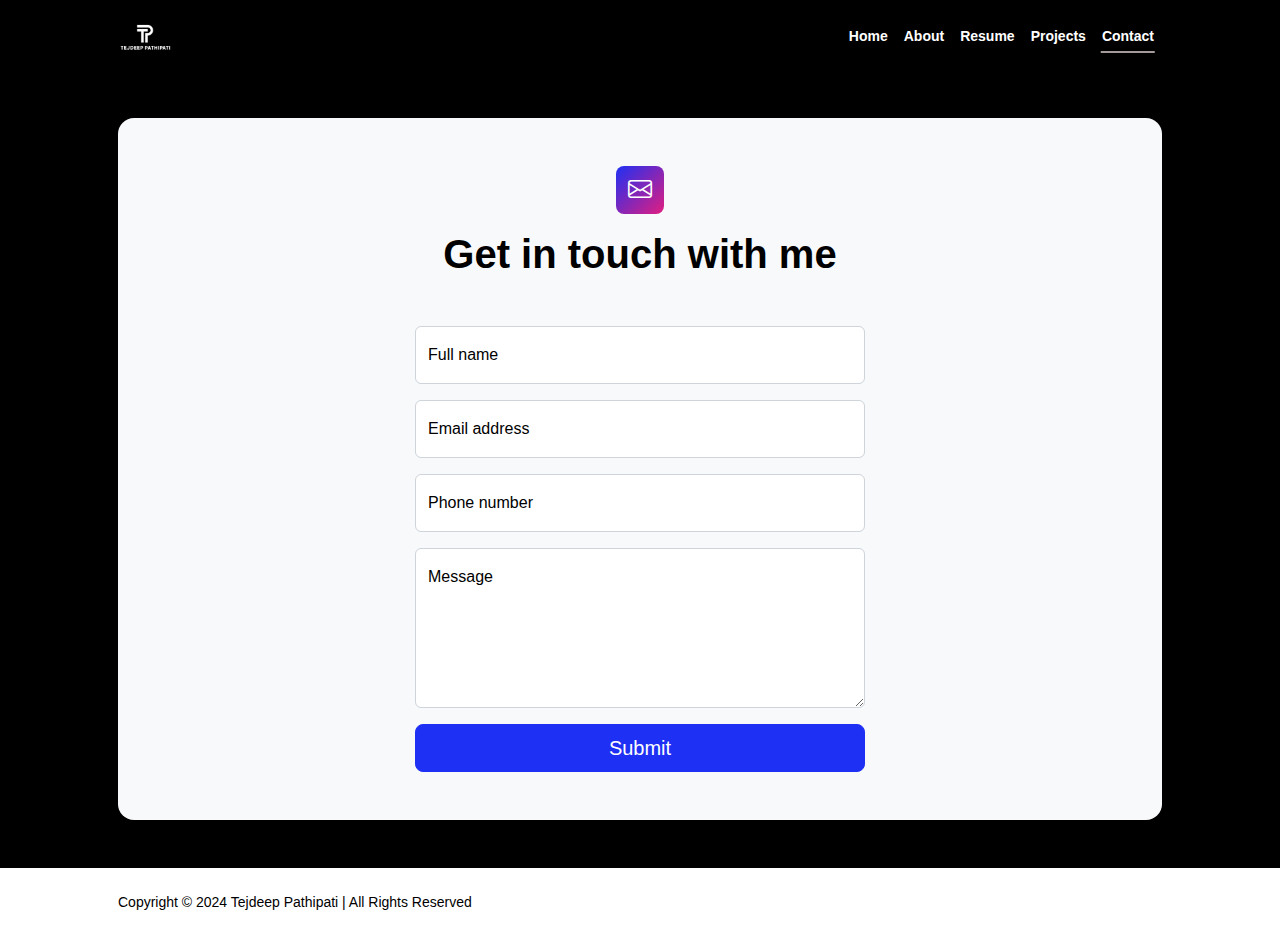
<file: Contact.html>
<!DOCTYPE html>
<html lang="en">
<head>
    <meta charset="utf-8" />
    <meta name="viewport" content="width=device-width, initial-scale=1, shrink-to-fit=no" />
    <meta name="description" content />
    <meta name="author" content />
    <title>Contact - Tejdeep Pathipati </title>
    <link rel="icon" type="image/x-icon" href="assets/logo.png" />
    <link rel="preconnect" href="https://fonts.googleapis.com" />
    <link rel="preconnect" href="https://fonts.gstatic.com" crossorigin />
    <link href="https://fonts.googleapis.com/css2?family=Poppins:wght@400;500;600;700;800&display=swap" rel="stylesheet">
    <link href="https://cdn.jsdelivr.net/npm/bootstrap-icons@1.8.1/font/bootstrap-icons.css" rel="stylesheet" />
    <link href="css/styles.css" rel="stylesheet" />
</head>
<body class="d-flex flex-column">
    <main class="flex-shrink-0">
        <!-- Navigation-->
        <nav class="navbar navbar-expand-lg fixed-top py-3">
            <div class="container px-5">
                <a class="navbar-brand" href="index.html"><img src="assets/file.png" alt="Brand Image" style="height: 30px;"></a>
                <button class="navbar-toggler" type="button" data-bs-toggle="collapse" data-bs-target="#navbarSupportedContent" aria-controls="navbarSupportedContent" aria-expanded="false" aria-label="Toggle navigation"><span class="navbar-toggler-icon"></span></button>
                <div class="collapse navbar-collapse" id="navbarSupportedContent">
                    <ul class="navbar-nav ms-auto mb-2 mb-lg-0 small fw-bolder">
                        <li class="nav-item"><a class="nav-link" href="index.html">Home</a></li>
                        <li class="nav-item"><a class="nav-link" href="index.html#about">About</a></li>
                        <li class="nav-item"><a class="nav-link" href="resume.html">Resume</a></li>
                        <li class="nav-item"><a class="nav-link" href="projects.html">Projects</a></li>
                        <li class="nav-item"><a class="nav-link active" href="contact.html">Contact</a></li>
                    </ul>
                </div>
            </div>
        </nav>            
        <!-- Page content-->
        <section class="py-5">
            <div class="container px-5">
                <!-- Contact form-->
                <div class="bg-light rounded-4 py-5 px-4 px-md-5">
                    <div class="text-center mb-5">
                        <div class="feature bg-primary bg-gradient-primary-to-secondary text-white rounded-3 mb-3"><i class="bi bi-envelope"></i></div>
                        <h1 class="fw-bolder">Get in touch with me</h1>
                    </div>
                    <div class="row gx-5 justify-content-center">
                        <div class="col-lg-8 col-xl-6">
                            <form id="contactForm">
                                <!-- Name input-->
                                <div class="form-floating mb-3">
                                    <input class="form-control" id="name" type="text" placeholder="Enter your name..." required />
                                    <label for="name">Full name</label>
                                    <div class="invalid-feedback">A name is required.</div>
                                </div>
                                <!-- Email address input-->
                                <div class="form-floating mb-3">
                                    <input class="form-control" id="email" type="email" placeholder="name@example.com" required />
                                    <label for="email">Email address</label>
                                    <div class="invalid-feedback">An email is required.</div>
                                </div>
                                <!-- Phone number input-->
                                <div class="form-floating mb-3">
                                    <input class="form-control" id="phone" type="tel" placeholder="(123) 456-7890" required />
                                    <label for="phone">Phone number</label>
                                    <div class="invalid-feedback">A phone number is required.</div>
                                </div>
                                <!-- Message input-->
                                <div class="form-floating mb-3">
                                    <textarea class="form-control" id="message" type="text" placeholder="Enter your message here..." style="height: 10rem" required></textarea>
                                    <label for="message">Message</label>
                                    <div class="invalid-feedback">A message is required.</div>
                                </div>
                                <!-- Submit success message-->
                                <div class="d-none" id="submitSuccessMessage">
                                    <div class="text-center mb-3">
                                        <div class="fw-bolder">Form submission successful!</div>
                                    </div>
                                </div>
                                <!-- Submit error message-->
                                <div class="d-none" id="submitErrorMessage"><div class="text-center text-danger mb-3">Error sending message!</div></div>
                                <!-- Submit Button-->
                                <div class="d-grid"><button class="btn btn-primary btn-lg" id="submitButton" type="submit">Submit</button></div>
                            </form>
                        </div>
                    </div>
                </div>
            </div>
        </section>
    </main>
    <!-- Footer-->
    <footer class="bg-white py-4 mt-auto">
        <div class="container px-5">
            <div class="row align-items-center justify-content-between flex-column flex-sm-row">
                <div class="col-auto"><div class="small m-0">Copyright &copy; 2024 Tejdeep Pathipati | All Rights Reserved </div></div>
            </div>
        </div>
    </footer>
    <script src="https://smtpjs.com/v3/smtp.js"></script>
    <!-- Bootstrap core JS-->
    <script src="https://cdn.jsdelivr.net/npm/bootstrap@5.2.3/dist/js/bootstrap.bundle.min.js"></script>
    <!-- Core theme JS-->
    <script src="js/scripts.js"></script>
    <!-- SMTP.js Integration for sending email -->
</body>
</html>
</file>
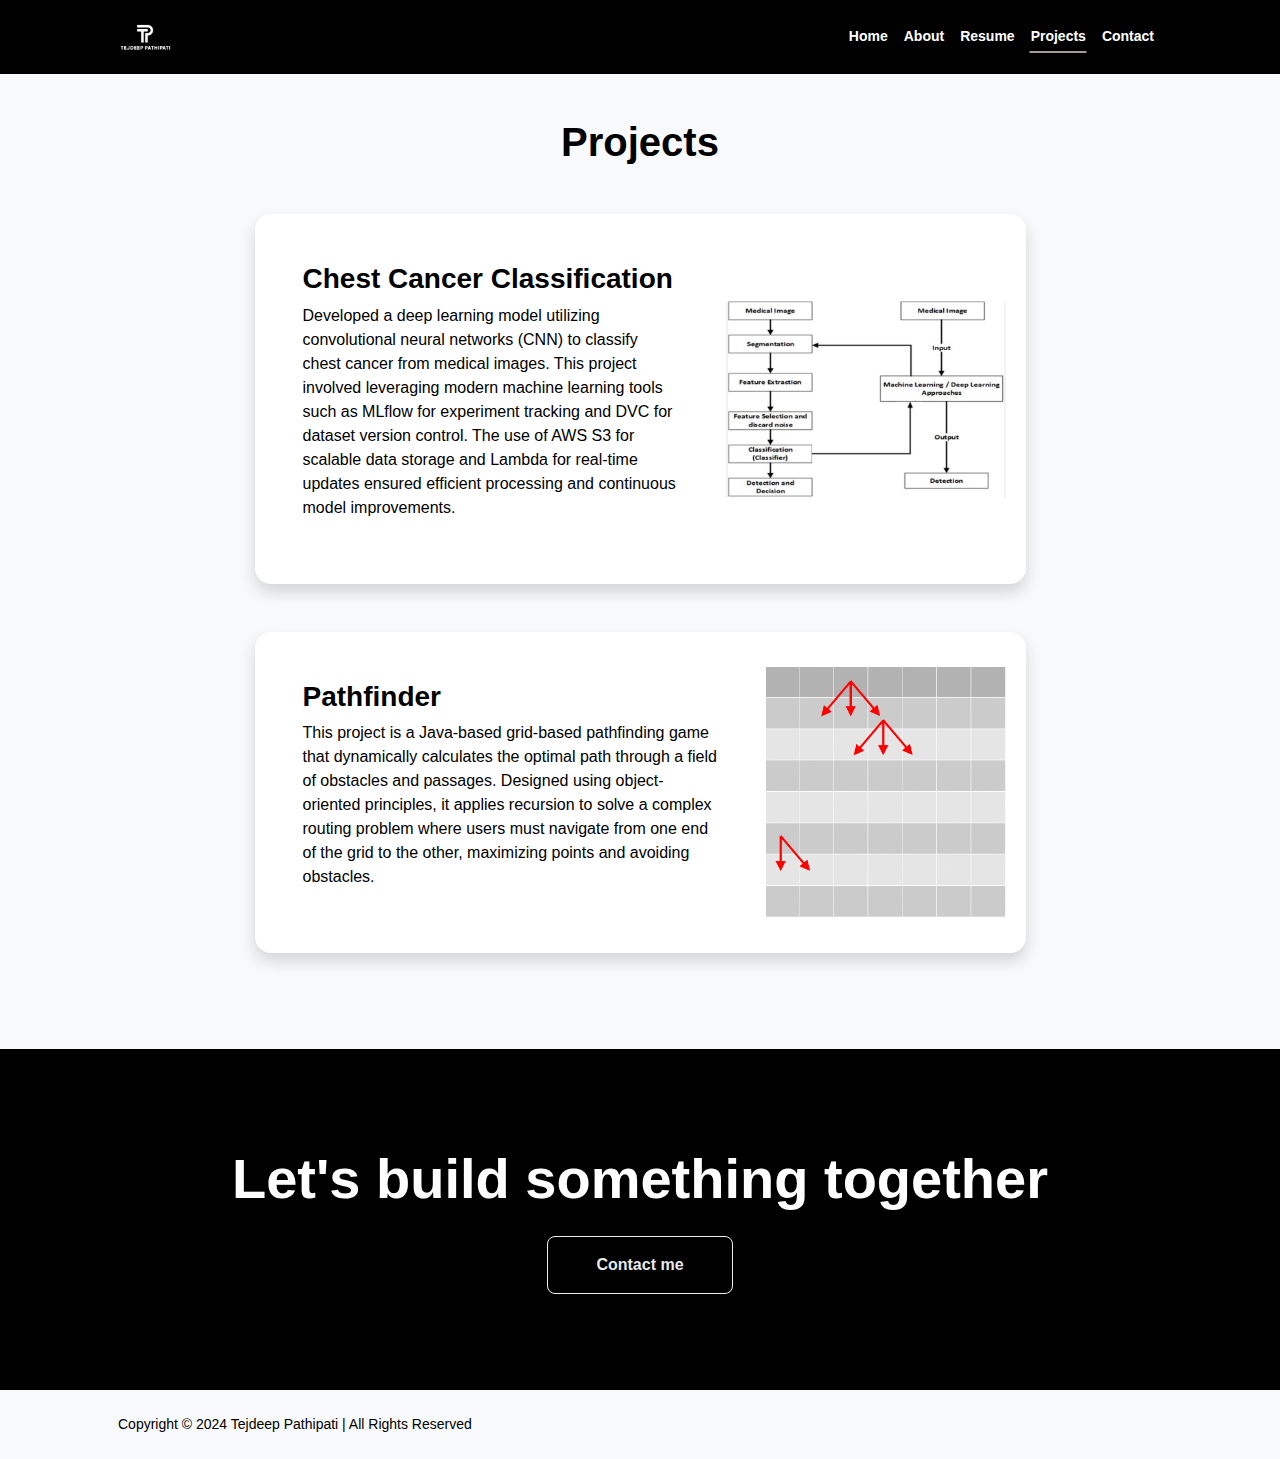
<file: projects.html>
<!DOCTYPE html>
<html lang="en">
    <head>
        <meta charset="utf-8" />
        <meta name="viewport" content="width=device-width, initial-scale=1, shrink-to-fit=no" />
        <meta name="description" content="" />
        <meta name="author" content="" />
        <title>Projects - Tejdeep Pathipati</title>
        <!-- Favicon-->
        <link rel="icon" type="image/x-icon" href="assets/logo.png" />
        <!-- Custom Google font-->
        <link rel="preconnect" href="https://fonts.googleapis.com" />
        <link rel="preconnect" href="https://fonts.gstatic.com" crossorigin />
        <link href="https://fonts.googleapis.com/css2?family=Plus+Jakarta+Sans:wght@100;200;300;400;500;600;700;800;900&amp;display=swap" rel="stylesheet" />
        <!-- Bootstrap icons-->
        <link href="https://cdn.jsdelivr.net/npm/bootstrap-icons@1.8.1/font/bootstrap-icons.css" rel="stylesheet" />
        <!-- Core theme CSS (includes Bootstrap)-->
        <link href="css/styles.css" rel="stylesheet" />
    </head>
    <body class="d-flex flex-column h-100 bg-light">
        <main class="flex-shrink-0">
            <!-- Navigation-->
            <nav class="navbar navbar-expand-lg fixed-top py-3">
                <div class="container px-5">
                    <a class="navbar-brand" href="index.html"><img src="assets/file.png" alt="Brand Image" style="height: 30px;"></a>
                    <button class="navbar-toggler" type="button" data-bs-toggle="collapse" data-bs-target="#navbarSupportedContent" aria-controls="navbarSupportedContent" aria-expanded="false" aria-label="Toggle navigation"><span class="navbar-toggler-icon"></span></button>
                    <div class="collapse navbar-collapse" id="navbarSupportedContent">
                        <ul class="navbar-nav ms-auto mb-2 mb-lg-0 small fw-bolder">
                            <li class="nav-item"><a class="nav-link" href="index.html">Home</a></li>
                            <li class="nav-item"><a class="nav-link" href="index.html#about">About</a></li>
                            <li class="nav-item"><a class="nav-link " href="resume.html">Resume</a></li>
                            <li class="nav-item"><a class="nav-link active" href="projects.html">Projects</a></li>
                            <li class="nav-item"><a class="nav-link" href="contact.html">Contact</a></li>
                        </ul>
                    </div>
                </div>
            </nav>              
            <!-- Projects Section-->
            <section class="py-5">
                <div class="container px-5 mb-5">
                    <div class="text-center mb-5">
                        <h1 class="display-6 fw-bolder mb-0"><span class="text-black">Projects</span></h1>
                    </div>
                    <div class="row gx-5 justify-content-center">
                        <div class="col-lg-11 col-xl-9 col-xxl-8">
                            <!-- Project Card 1-->
                            <div class="card overflow-hidden shadow rounded-4 border-0 mb-5">
                                <div class="card-body p-0">
                                    <div class="d-flex align-items-center">
                                        <div class="p-5">
                                            <h3 class="fw-bolder">Chest Cancer Classification</h3>
                                            <p>Developed a deep learning model utilizing convolutional neural networks (CNN) to classify chest cancer from medical images. This project involved leveraging modern machine learning tools such as MLflow for experiment tracking and DVC for dataset version control. The use of AWS S3 for scalable data storage and Lambda for real-time updates ensured efficient processing and continuous model improvements.</p>
                                        </div>
                                        <img class="img-fluid" src="assets/CCC.png" alt="Brand Image" style="height: 200px; margin-right: 20px;"/>
                                    </div>
                                </div>
                            </div>
                            <!-- Project Card 2-->
                            <div class="card overflow-hidden shadow rounded-4 border-0">
                                <div class="card-body p-0">
                                    <div class="d-flex align-items-center">
                                        <div class="p-5">
                                            <h3 class="fw-bolder">Pathfinder </h3>
                                            <p>This project is a Java-based grid-based pathfinding game that dynamically calculates the optimal path through a field of obstacles and passages. Designed using object-oriented principles, it applies recursion to solve a complex routing problem where users must navigate from one end of the grid to the other, maximizing points and avoiding obstacles.</p>
                                        </div>
                                        <img class="img-fluid" src="assets/Football.png"alt="Brand Image" style="height: 250px; margin-right: 20px;" />
                                    </div>
                                </div>
                            </div>
                        </div>
                    </div>
                </div>
            </section>
            <!-- Call to action section-->
            <section class="py-5 bg-black text-white">
                <!-- <section class= "navbar navbar-expand-lg py-3">-->
                <div class="container px-5 my-5">
                    <div class="text-center">
                        <h2 class="display-4 fw-bolder mb-4">Let's build something together</h2>
                        <a class="btn btn-outline-light btn-lg px-5 py-3 fs-6 fw-bolder" href="contact.html">Contact me</a>
                    </div>
                </div>
            </section>
        </main>
        <!-- Footer-->
        <footer class="bg-light py-4 mt-auto">
            <div class="container px-5">
                <div class="row align-items-center justify-content-between flex-column flex-sm-row">
                    <div class="col-auto"><div class="small m-0">Copyright &copy; 2024 Tejdeep Pathipati | All Rights Reserved </div></div>
                </div>
            </div>
        </footer>
        <!-- Bootstrap core JS-->
        <script src="https://cdn.jsdelivr.net/npm/bootstrap@5.2.3/dist/js/bootstrap.bundle.min.js"></script>
        <!-- Core theme JS-->
        <script src="js/scripts.js"></script>
    </body>
</html>
</file>
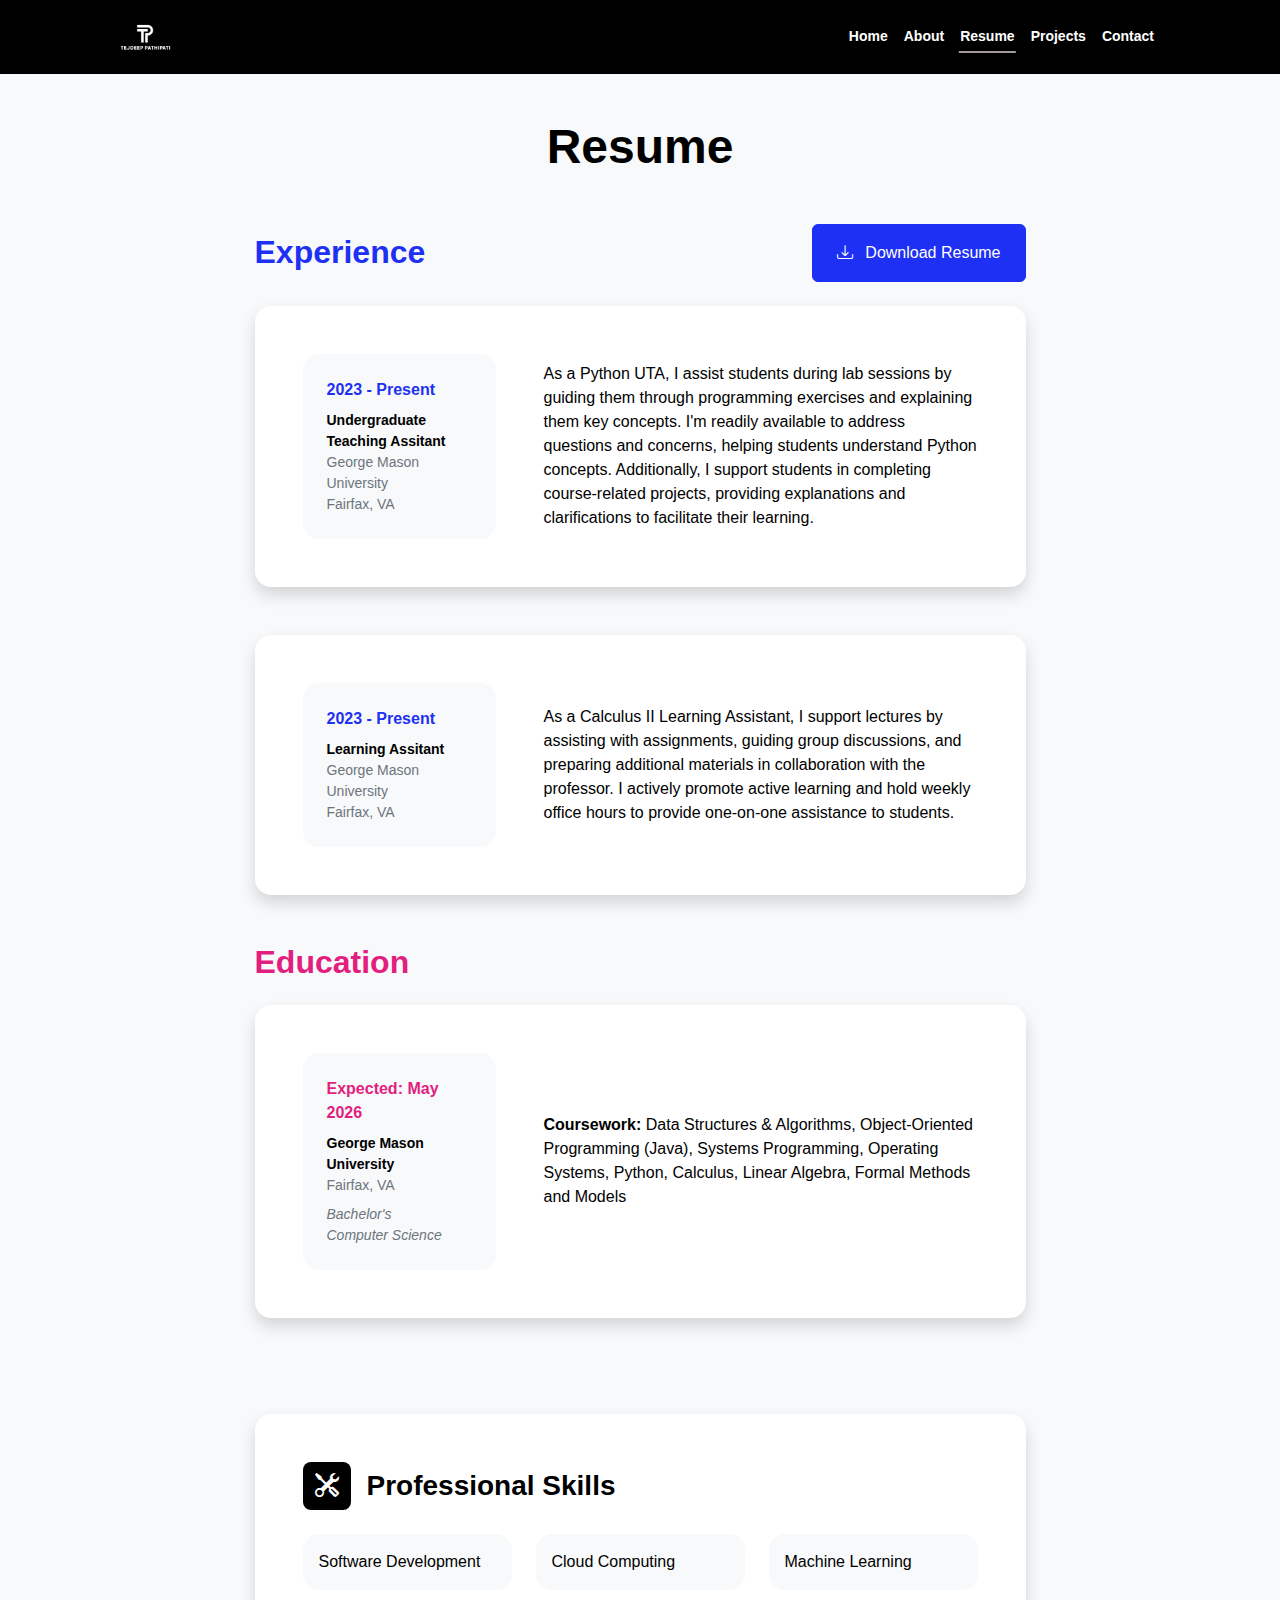
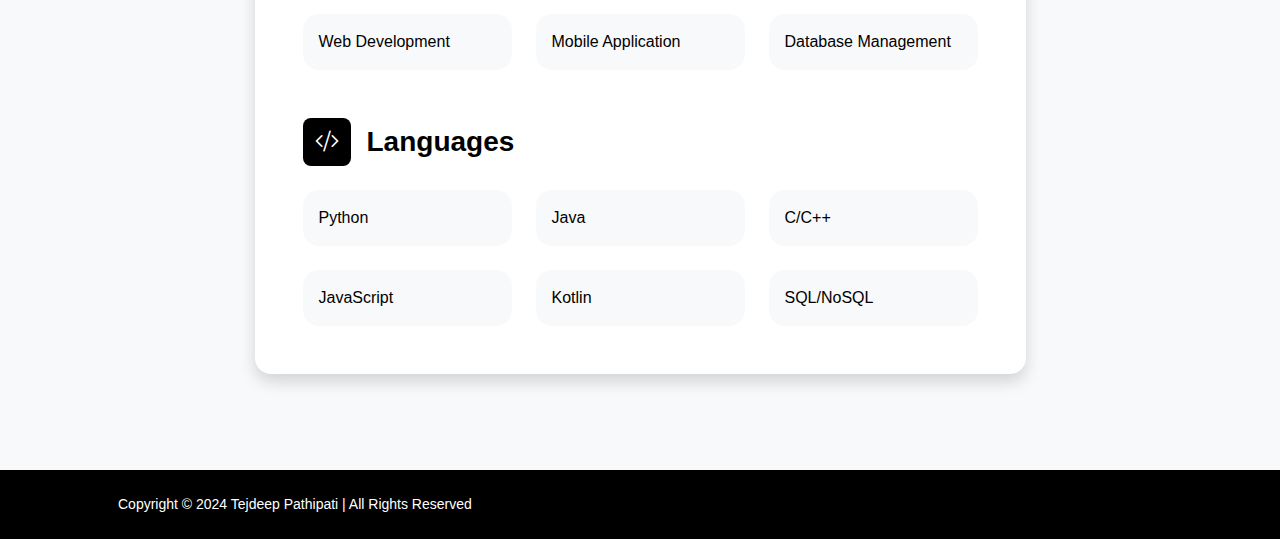
<file: resume.html>
<!DOCTYPE html>
<html lang="en">
    <head>
        <meta charset="utf-8" />
        <meta name="viewport" content="width=device-width, initial-scale=1, shrink-to-fit=no" />
        <meta name="description" content="" />
        <meta name="author" content="" />
        <title>Resume - Tejdeep Pathipati </title>
        <!-- Favicon-->
        <link rel="icon" type="image/x-icon" href="assets/logo.png" />
        <!-- Custom Google font-->
        <link rel="preconnect" href="https://fonts.googleapis.com" />
        <link rel="preconnect" href="https://fonts.gstatic.com" crossorigin />
        <link href="https://fonts.googleapis.com/css2?family=Plus+Jakarta+Sans:wght@100;200;300;400;500;600;700;800;900&amp;display=swap" rel="stylesheet" />
        <!-- Bootstrap icons-->
        <link href="https://cdn.jsdelivr.net/npm/bootstrap-icons@1.8.1/font/bootstrap-icons.css" rel="stylesheet" />
        <!-- Core theme CSS (includes Bootstrap)-->
        <link href="css/styles.css" rel="stylesheet" />
    </head>
    <body class="d-flex flex-column h-100 bg-light">
        <main class="flex-shrink-0">
            <!-- Navigation-->
            <nav class="navbar navbar-expand-lg fixed-top py-3">
                <div class="container px-5">
                    <a class="navbar-brand" href="index.html"><img src="assets/file.png" alt="Brand Image" style="height: 30px;"></a>
                    <button class="navbar-toggler" type="button" data-bs-toggle="collapse" data-bs-target="#navbarSupportedContent" aria-controls="navbarSupportedContent" aria-expanded="false" aria-label="Toggle navigation"><span class="navbar-toggler-icon"></span></button>
                    <div class="collapse navbar-collapse" id="navbarSupportedContent">
                        <ul class="navbar-nav ms-auto mb-2 mb-lg-0 small fw-bolder">
                            <li class="nav-item"><a class="nav-link" href="index.html">Home</a></li>
                            <li class="nav-item"><a class="nav-link" href="index.html#about">About</a></li>
                            <li class="nav-item"><a class="nav-link active" href="resume.html">Resume</a></li>
                            <li class="nav-item"><a class="nav-link" href="projects.html">Projects</a></li>
                            <li class="nav-item"><a class="nav-link" href="contact.html">Contact</a></li>
                        </ul>
                    </div>
                </div>
            </nav>                        
            <!-- Page Content-->
            <div class="container px-5 my-5">
                <div class="text-center mb-5">
                    <h1 class="display-5 fw-bolder mb-0"><span style="font-family: 'Montserrat', sans-serif;">Resume</span></h1>
                </div>
                <div class="row gx-5 justify-content-center">
                    <div class="col-lg-11 col-xl-9 col-xxl-8">
                        <!-- Experience Section-->
                        <section>
                            <div class="d-flex align-items-center justify-content-between mb-4">
                                <h2 class="text-primary fw-bolder mb-0">Experience</h2>
                                <!-- Download resume button-->
                                <!-- Note: Set the link href target to a PDF file within your project-->
                                <a class="btn btn-primary px-4 py-3" href="https://acrobat.adobe.com/id/urn:aaid:sc:va6c2:979e2f4a-f24c-41f3-839c-81c7d5cdbb4f" download>
                                    <div class="d-inline-block bi bi-download me-2"></div>
                                    Download Resume
                                </a>
                                
                            </div>
                            <!-- Experience Card 1-->
                            <div class="card shadow border-0 rounded-4 mb-5">
                                <div class="card-body p-5">
                                    <div class="row align-items-center gx-5">
                                        <div class="col text-center text-lg-start mb-4 mb-lg-0">
                                            <div class="bg-light p-4 rounded-4">
                                                <div class="text-primary fw-bolder mb-2">2023 - Present</div>
                                                <div class="small fw-bolder">Undergraduate Teaching Assitant</div>
                                                <div class="small text-muted">George Mason University</div>
                                                <div class="small text-muted">Fairfax, VA</div>
                                            </div>
                                        </div>
                                        <div class="col-lg-8"><div>As a Python UTA, I assist students during lab sessions by guiding them through programming exercises and explaining them key concepts. I'm readily available to address questions and concerns, helping students understand Python concepts. Additionally, I support students in completing course-related projects, providing explanations and clarifications to facilitate their learning.</div></div>
                                    </div>
                                </div>
                            </div>
                            <!-- Experience Card 2-->
                            <div class="card shadow border-0 rounded-4 mb-5">
                                <div class="card-body p-5">
                                    <div class="row align-items-center gx-5">
                                        <div class="col text-center text-lg-start mb-4 mb-lg-0">
                                            <div class="bg-light p-4 rounded-4">
                                                <div class="text-primary fw-bolder mb-2">2023 - Present</div>
                                                <div class="small fw-bolder">Learning Assitant</div>
                                                <div class="small text-muted">George Mason University</div>
                                                <div class="small text-muted">Fairfax, VA</div>
                                            </div>
                                        </div>
                                        <div class="col-lg-8"><div>As a Calculus II Learning Assistant, I support lectures by assisting with assignments, guiding group discussions, and preparing additional materials in collaboration with the professor. I actively promote active learning and hold weekly office hours to provide one-on-one assistance to students.</div></div>
                                    </div>
                                </div>
                            </div>
                        </section>
                        <!-- Education Section-->
                        <section>
                            <h2 class="text-secondary fw-bolder mb-4">Education</h2>
                            <!-- Education Card 1-->
                            <div class="card shadow border-0 rounded-4 mb-5">
                                <div class="card-body p-5">
                                    <div class="row align-items-center gx-5">
                                        <div class="col text-center text-lg-start mb-4 mb-lg-0">
                                            <div class="bg-light p-4 rounded-4">
                                                <div class="text-secondary fw-bolder mb-2">Expected: May 2026</div>
                                                <div class="mb-2">
                                                    <div class="small fw-bolder">George Mason University</div>
                                                    <div class="small text-muted">Fairfax, VA</div>
                                                </div>
                                                <div class="fst-italic">
                                                    <div class="small text-muted">Bachelor's</div>
                                                    <div class="small text-muted">Computer Science</div>
                                                </div>
                                            </div>
                                        </div>
                                        <div class="col-lg-8"><div><strong>Coursework:</strong> Data Structures & Algorithms, Object-Oriented Programming (Java), Systems Programming, Operating Systems, Python, Calculus, Linear Algebra, Formal Methods and Models</div></div>
                                    </div>
                                </div>
                            </div>
                        <!-- Divider-->
                        <div class="pb-5"></div>
                        <!-- Skills Section-->
                        <section>
                            <!-- Skillset Card-->
                            <div class="card shadow border-0 rounded-4 mb-5">
                                <div class="card-body p-5">
                                    <!-- Professional skills list-->
                                    <div class="mb-5">
                                        <div class="d-flex align-items-center mb-4">
                                            <div class="feature bg-primary bg-black text-white rounded-3 me-3"><i class="bi bi-tools"></i></div>
                                            <h3 class="fw-bolder mb-0"><span class="text-black d-inline">Professional Skills</span></h3>
                                        </div>
                                        <div class="row row-cols-1 row-cols-md-3 mb-4">
                                            <div class="col mb-4 mb-md-0"><div class="d-flex align-items-center bg-light rounded-4 p-3 h-100">Software Development</div></div>
                                            <div class="col mb-4 mb-md-0"><div class="d-flex align-items-center bg-light rounded-4 p-3 h-100">Cloud Computing</div></div>
                                            <div class="col mb-4 mb-md-0"><div class="d-flex align-items-center bg-light rounded-4 p-3 h-100">Machine Learning</div></div>

                                        </div>
                                        <div class="row row-cols-1 row-cols-md-3">
                                            <div class="col"><div class="d-flex align-items-center bg-light rounded-4 p-3 h-100">Web Development</div></div>
                                            <div class="col mb-4 mb-md-0"><div class="d-flex align-items-center bg-light rounded-4 p-3 h-100">Mobile Application</div></div>
                                            <div class="col"><div class="d-flex align-items-center bg-light rounded-4 p-3 h-100">Database Management </div></div>
                                        </div>
                                    </div>
                                    <!-- Languages list-->
                                    <div class="mb-0">
                                        <div class="d-flex align-items-center mb-4">
                                            <div class="feature bg-primary bg-black text-white rounded-3 me-3"><i class="bi bi-code-slash"></i></div>
                                            <h3 class="fw-bolder mb-0" style="color: #333"><span class="text-black d-inline">Languages</span></h3>
                                        </div>
                                        <div class="row row-cols-1 row-cols-md-3 mb-4">
                                            <div class="col mb-4 mb-md-0"><div class="d-flex align-items-center bg-light rounded-4 p-3 h-100">Python</div></div>
                                            <div class="col mb-4 mb-md-0"><div class="d-flex align-items-center bg-light rounded-4 p-3 h-100">Java</div></div>
                                            <div class="col"><div class="d-flex align-items-center bg-light rounded-4 p-3 h-100">C/C++</div></div>
                                        </div>
                                        <div class="row row-cols-1 row-cols-md-3">
                                            <div class="col mb-4 mb-md-0"><div class="d-flex align-items-center bg-light rounded-4 p-3 h-100">JavaScript</div></div>
                                            <div class="col"><div class="d-flex align-items-center bg-light rounded-4 p-3 h-100">Kotlin</div></div>
                                            <div class="col mb-4 mb-md-0"><div class="d-flex align-items-center bg-light rounded-4 p-3 h-100">SQL/NoSQL</div></div>
                                        </div>
                                    </div>
                                </div>
                            </div>
                        </section>
                    </div>
                </div>
            </div>
        </main>
        <!-- Footer-->
        <footer class="bg-black py-4 mt-auto">
            <div class="text-white container px-5">
                <div class="row align-items-center justify-content-between flex-column flex-sm-row">
                    <div class="col-auto"><div class="small m-0">Copyright &copy; 2024 Tejdeep Pathipati | All Rights Reserved </div></div>
                </div>
            </div>
        </footer>
        <!-- Bootstrap core JS-->
        <script src="https://cdn.jsdelivr.net/npm/bootstrap@5.2.3/dist/js/bootstrap.bundle.min.js"></script>
        <!-- Core theme JS-->
        <script src="js/scripts.js"></script>
    </body>
</html>
</file>
